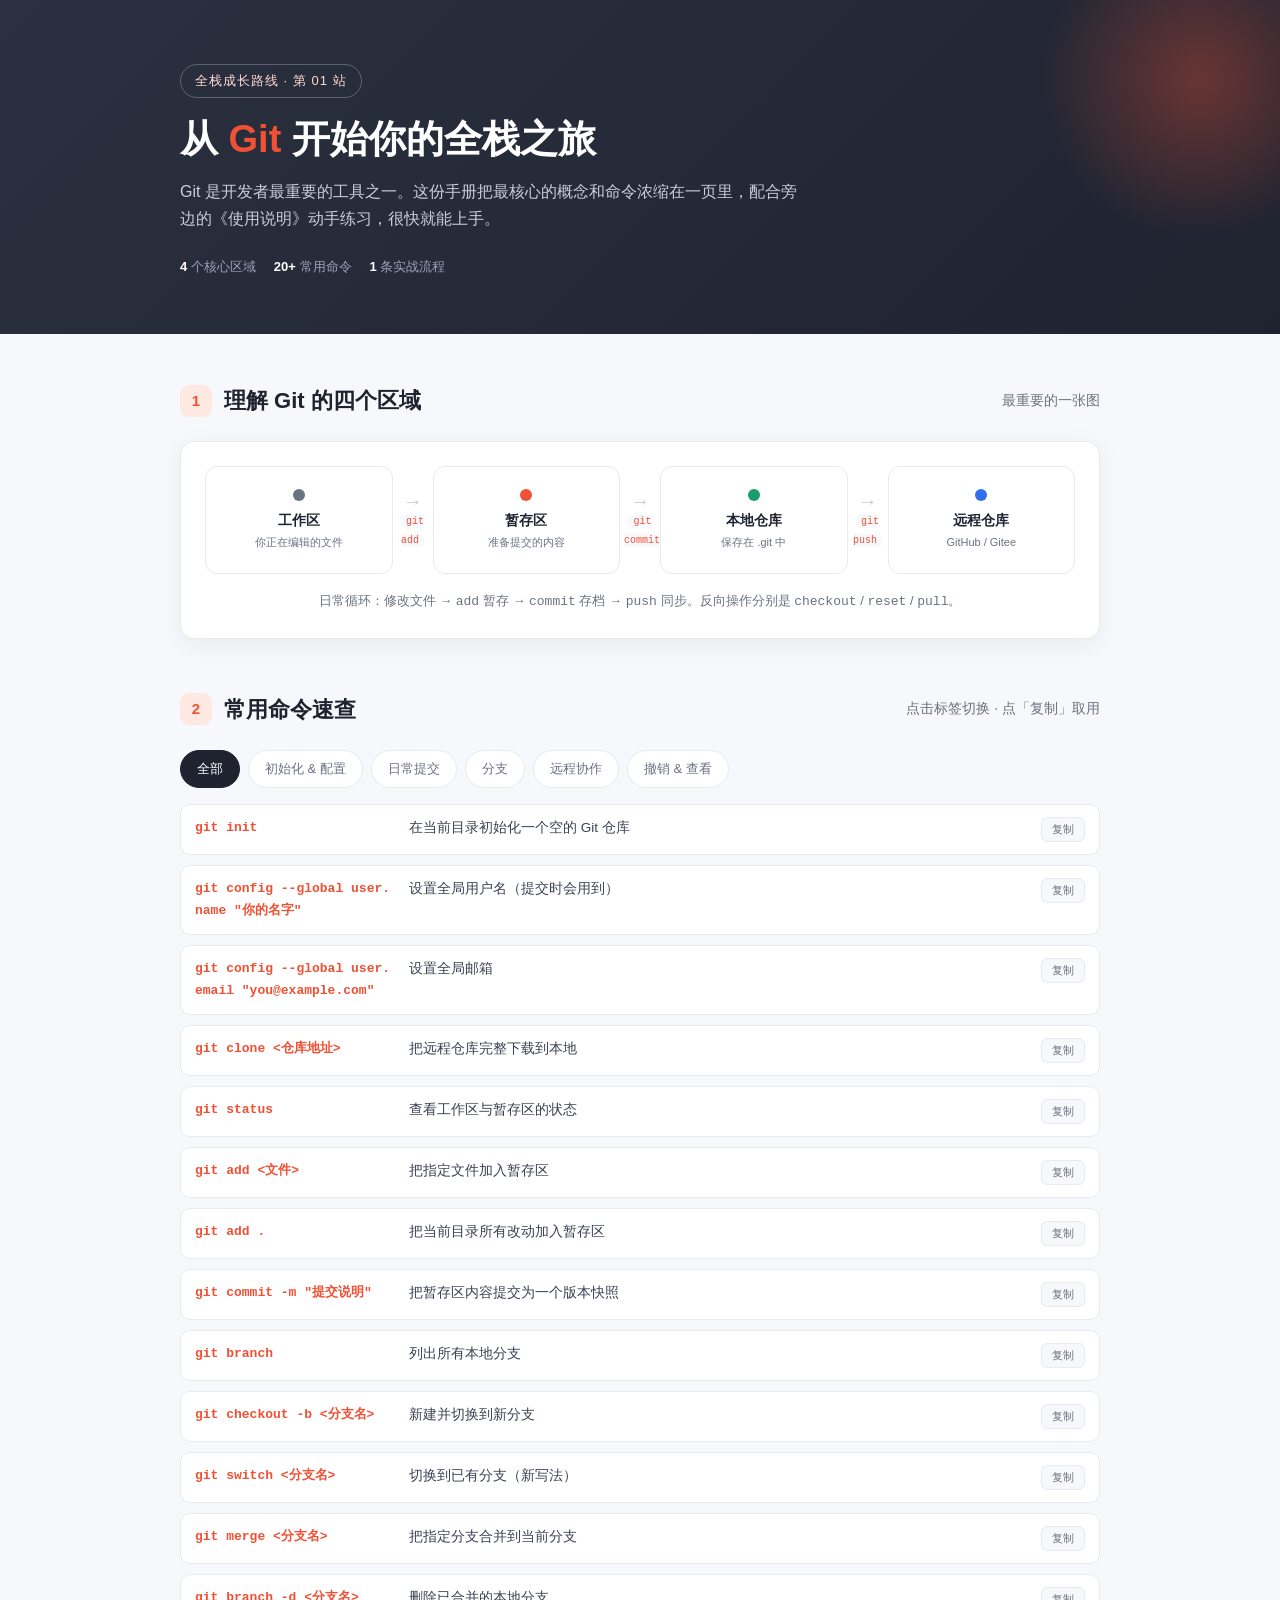
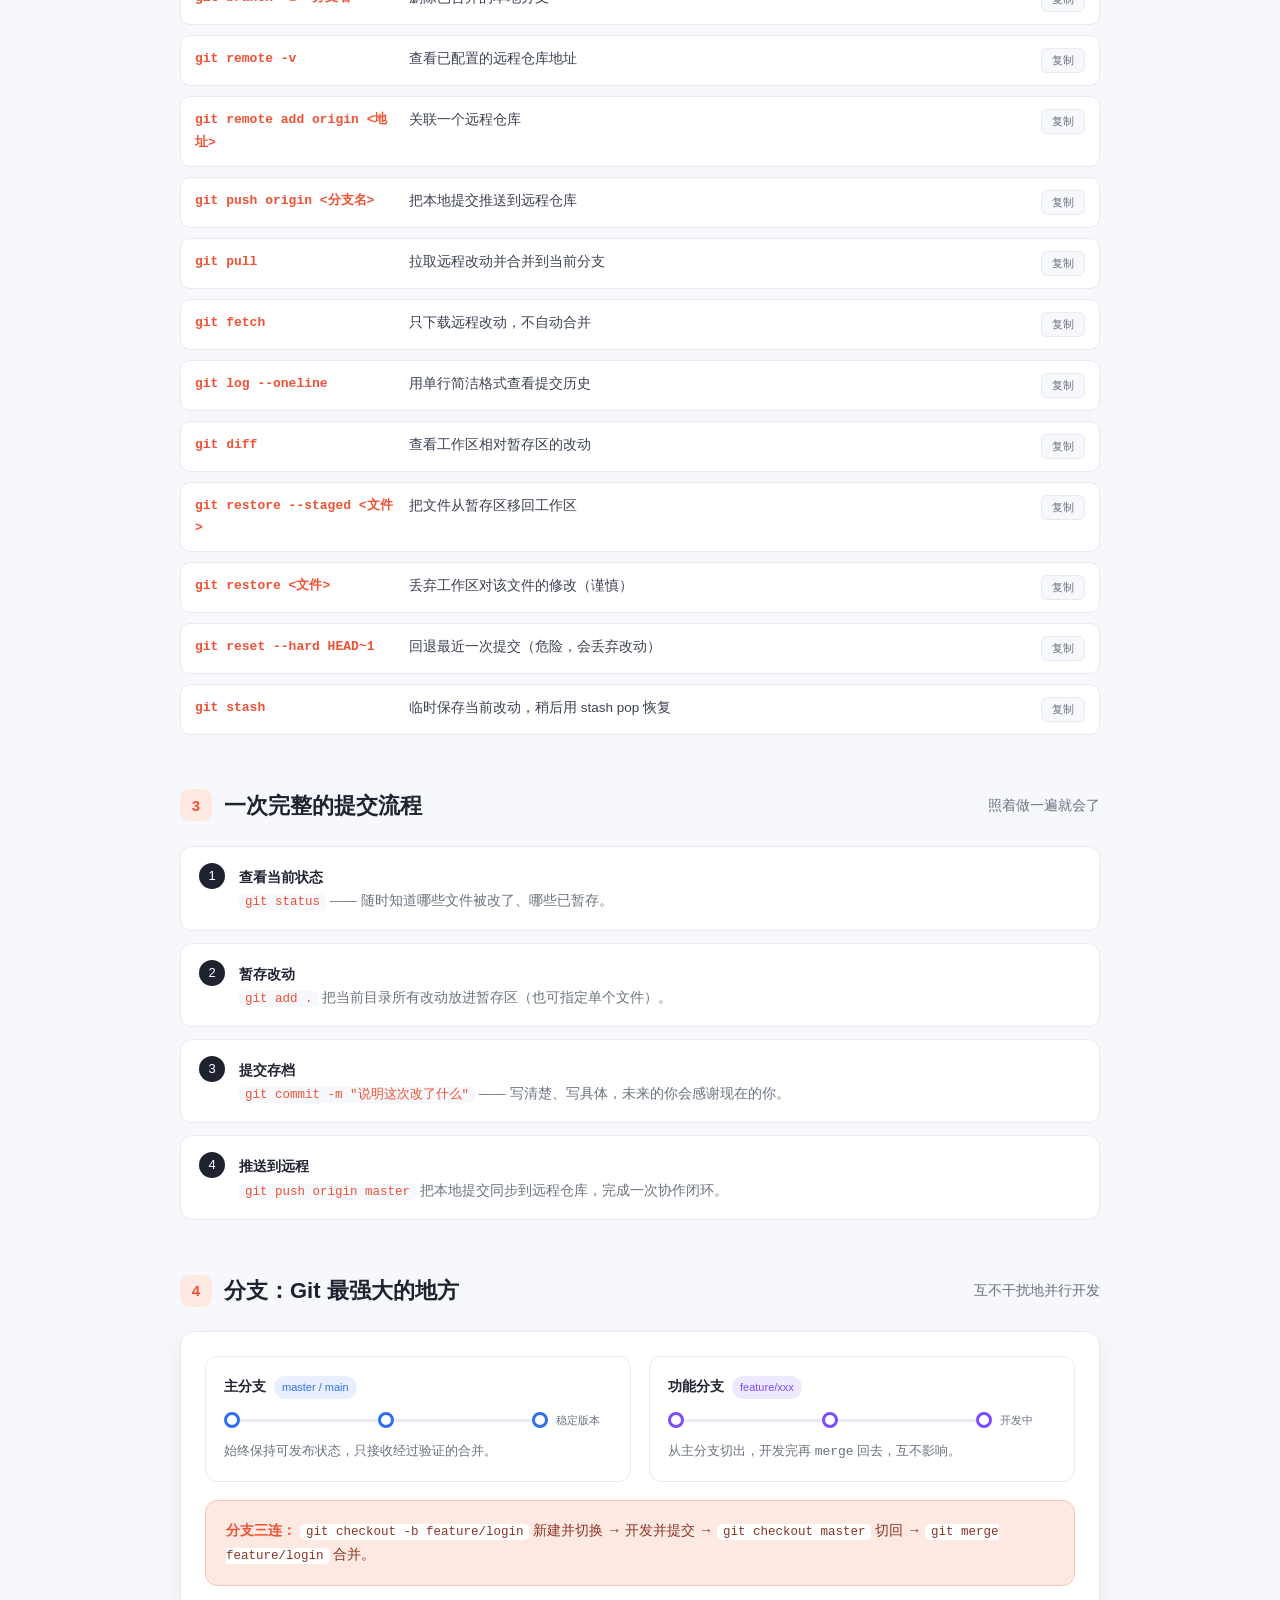
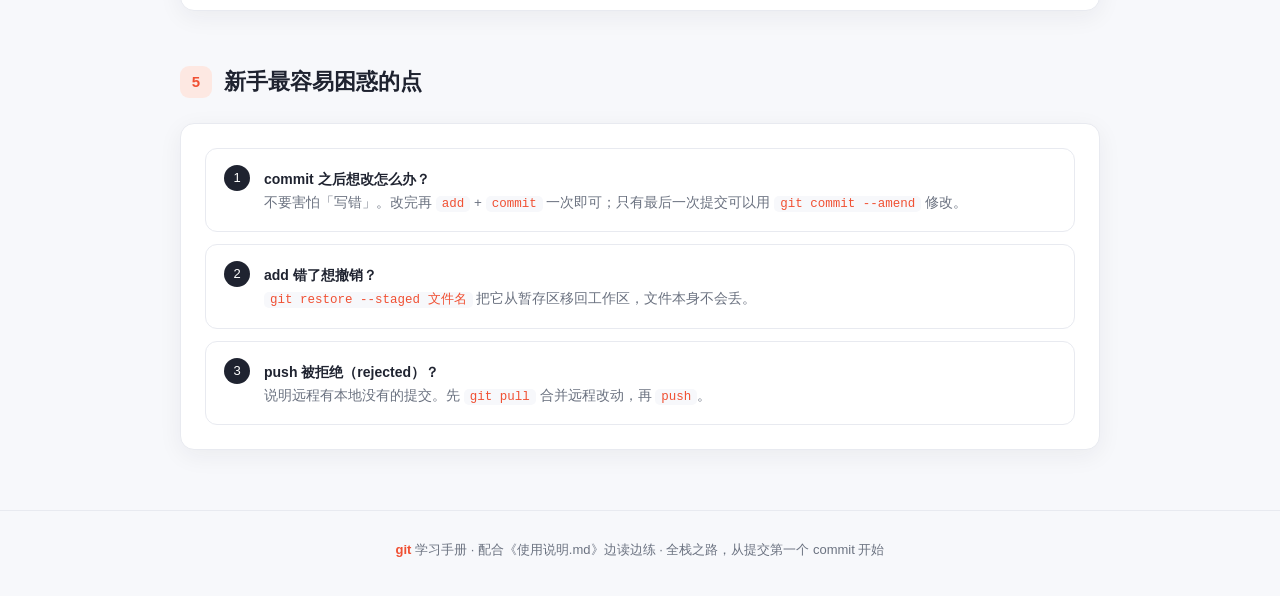
<file: index.html>
<!DOCTYPE html>
<html lang="zh-CN">
<head>
  <meta charset="UTF-8" />
  <meta name="viewport" content="width=device-width, initial-scale=1.0" />
  <title>Git 学习手册 · 全栈第一步</title>
  <!-- 结构(HTML) 与 样式(CSS) 分离：样式集中在 style.css -->
  <link rel="stylesheet" href="style.css" />
</head>
<body>

<header class="hero">
  <div class="wrap">
    <span class="badge">全栈成长路线 · 第 01 站</span>
    <h1>从 <span>Git</span> 开始你的全栈之旅</h1>
    <p>Git 是开发者最重要的工具之一。这份手册把最核心的概念和命令浓缩在一页里，配合旁边的《使用说明》动手练习，很快就能上手。</p>
    <div class="meta">
      <span><b>4</b> 个核心区域</span>
      <span><b>20+</b> 常用命令</span>
      <span><b>1</b> 条实战流程</span>
    </div>
  </div>
</header>

<main class="wrap">

  <section>
    <div class="sec-head"><div class="num">1</div><h2>理解 Git 的四个区域</h2><span class="sub">最重要的一张图</span></div>
    <div class="card">
      <div class="flow">
        <div class="node n1"><div class="dot"></div><b>工作区</b><small>你正在编辑的文件</small></div>
        <div class="arrow"><div class="line">→</div><code>git add</code></div>
        <div class="node n2"><div class="dot"></div><b>暂存区</b><small>准备提交的内容</small></div>
        <div class="arrow"><div class="line">→</div><code>git commit</code></div>
        <div class="node n3"><div class="dot"></div><b>本地仓库</b><small>保存在 .git 中</small></div>
        <div class="arrow"><div class="line">→</div><code>git push</code></div>
        <div class="node n4"><div class="dot"></div><b>远程仓库</b><small>GitHub / Gitee</small></div>
      </div>
      <p class="flow-note">日常循环：修改文件 → <code>add</code> 暂存 → <code>commit</code> 存档 → <code>push</code> 同步。反向操作分别是 <code>checkout</code> / <code>reset</code> / <code>pull</code>。</p>
    </div>
  </section>

  <section>
    <div class="sec-head"><div class="num">2</div><h2>常用命令速查</h2><span class="sub">点击标签切换 · 点「复制」取用</span></div>
    <div class="tabs" id="tabs">
      <div class="tab active" data-cat="all">全部</div>
      <div class="tab" data-cat="init">初始化 &amp; 配置</div>
      <div class="tab" data-cat="daily">日常提交</div>
      <div class="tab" data-cat="branch">分支</div>
      <div class="tab" data-cat="remote">远程协作</div>
      <div class="tab" data-cat="undo">撤销 &amp; 查看</div>
    </div>
    <div class="cmd-list" id="cmdList"></div>
  </section>

  <section>
    <div class="sec-head"><div class="num">3</div><h2>一次完整的提交流程</h2><span class="sub">照着做一遍就会了</span></div>
    <div class="steps">
      <div class="step"><div><b>查看当前状态</b><p><code>git status</code> —— 随时知道哪些文件被改了、哪些已暂存。</p></div></div>
      <div class="step"><div><b>暂存改动</b><p><code>git add .</code> 把当前目录所有改动放进暂存区（也可指定单个文件）。</p></div></div>
      <div class="step"><div><b>提交存档</b><p><code>git commit -m "说明这次改了什么"</code> —— 写清楚、写具体，未来的你会感谢现在的你。</p></div></div>
      <div class="step"><div><b>推送到远程</b><p><code>git push origin master</code> 把本地提交同步到远程仓库，完成一次协作闭环。</p></div></div>
    </div>
  </section>

  <section>
    <div class="sec-head"><div class="num">4</div><h2>分支：Git 最强大的地方</h2><span class="sub">互不干扰地并行开发</span></div>
    <div class="card">
      <div class="branch-box">
        <div class="branch-card">
          <h4>主分支 <span class="tag main">master / main</span></h4>
          <div class="track"><div class="c"></div><div class="bar"></div><div class="c"></div><div class="bar"></div><div class="c"></div><div class="lbl">稳定版本</div></div>
          <p>始终保持可发布状态，只接收经过验证的合并。</p>
        </div>
        <div class="branch-card">
          <h4>功能分支 <span class="tag feat">feature/xxx</span></h4>
          <div class="track feat"><div class="c"></div><div class="bar"></div><div class="c"></div><div class="bar"></div><div class="c"></div><div class="lbl">开发中</div></div>
          <p>从主分支切出，开发完再 <code>merge</code> 回去，互不影响。</p>
        </div>
      </div>
      <div class="callout callout-spacing">
        <b>分支三连：</b> <code>git checkout -b feature/login</code> 新建并切换 → 开发并提交 → <code>git checkout master</code> 切回 → <code>git merge feature/login</code> 合并。
      </div>
    </div>
  </section>

  <section>
    <div class="sec-head"><div class="num">5</div><h2>新手最容易困惑的点</h2></div>
    <div class="card">
      <div class="steps">
        <div class="step"><div><b>commit 之后想改怎么办？</b><p>不要害怕「写错」。改完再 <code>add</code> + <code>commit</code> 一次即可；只有最后一次提交可以用 <code>git commit --amend</code> 修改。</p></div></div>
        <div class="step"><div><b>add 错了想撤销？</b><p><code>git restore --staged 文件名</code> 把它从暂存区移回工作区，文件本身不会丢。</p></div></div>
        <div class="step"><div><b>push 被拒绝（rejected）？</b><p>说明远程有本地没有的提交。先 <code>git pull</code> 合并远程改动，再 <code>push</code>。</p></div></div>
      </div>
    </div>
  </section>

</main>

<footer>
  <span class="git-mark">git</span> 学习手册 · 配合《使用说明.md》边读边练 · 全栈之路，从提交第一个 commit 开始
</footer>

<!-- 结构(HTML) 与 行为(JS) 分离：交互逻辑集中在 script.js，放在 body 末尾确保 DOM 已加载 -->
<script src="script.js"></script>
</body>
</html>
</file>
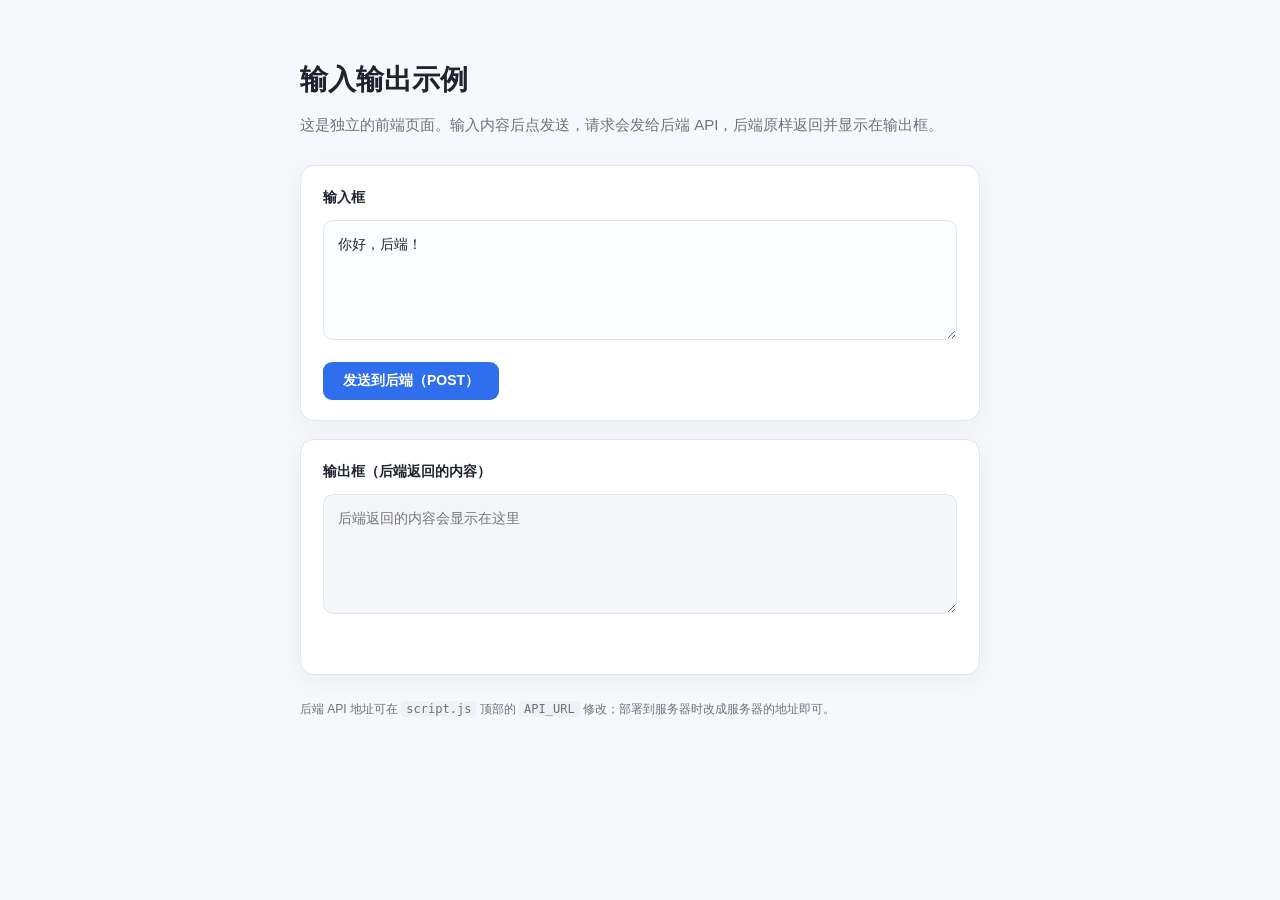
<file: frontend/index.html>
<!DOCTYPE html>
<html lang="zh-CN">
<head>
  <meta charset="UTF-8" />
  <meta name="viewport" content="width=device-width, initial-scale=1.0" />
  <title>输入输出示例 · 前端</title>
  <link rel="stylesheet" href="style.css" />
</head>
<body>
  <main class="wrap">
    <h1>输入输出示例</h1>
    <p class="lead">这是独立的前端页面。输入内容后点发送，请求会发给后端 API，后端原样返回并显示在输出框。</p>

    <!-- 输入框面板：带飞入动画 -->
    <section class="panel panel--input">
      <label for="inputBox">输入框</label>
      <textarea id="inputBox" placeholder="在这里输入内容，例如：你好，后端！">你好，后端！</textarea>
      <button id="sendBtn">发送到后端（POST）</button>
    </section>

    <!-- 输出框面板：稍微延后飞入 -->
    <section class="panel panel--output">
      <label for="outputBox">输出框（后端返回的内容）</label>
      <textarea id="outputBox" readonly placeholder="后端返回的内容会显示在这里"></textarea>
      <p id="status" class="status"></p>
    </section>

    <p class="hint">后端 API 地址可在 <code>script.js</code> 顶部的 <code>API_URL</code> 修改；部署到服务器时改成服务器的地址即可。</p>
  </main>

  <script src="script.js"></script>
</body>
</html>
</file>
<file: style.css>
/* ============================================
   Git 学习手册 · 样式表
   只负责"长什么样"，不含任何 HTML 结构或交互逻辑
   ============================================ */

:root {
  --git-orange: #f05033;
  --git-orange-soft: #fde8e2;
  --ink: #1f2330;
  --muted: #6b7280;
  --line: #e8eaf0;
  --bg: #f7f8fb;
  --card: #ffffff;
  --blue: #2f6fed;
  --blue-soft: #e8f0ff;
  --green: #1a9d6b;
  --green-soft: #e3f6ee;
  --purple: #7c4dff;
  --purple-soft: #efe9ff;
  --shadow: 0 6px 24px rgba(31, 35, 48, .06);
}
* { box-sizing: border-box; margin: 0; padding: 0; }
body {
  font-family: -apple-system, BlinkMacSystemFont, "Segoe UI", "PingFang SC", "Microsoft YaHei", sans-serif;
  background: var(--bg);
  color: var(--ink);
  line-height: 1.7;
  -webkit-font-smoothing: antialiased;
}
.wrap { max-width: 960px; margin: 0 auto; padding: 0 20px; }

/* Hero */
header.hero {
  background: linear-gradient(135deg, #2b3040 0%, #1f2330 100%);
  color: #fff;
  padding: 64px 0 56px;
  position: relative;
  overflow: hidden;
}
header.hero::after {
  content: "";
  position: absolute; right: -80px; top: -80px;
  width: 320px; height: 320px; border-radius: 50%;
  background: radial-gradient(circle, rgba(240,80,51,.35), transparent 70%);
}
.hero .badge {
  display: inline-block; font-size: 13px; letter-spacing: 1px;
  padding: 5px 14px; border: 1px solid rgba(255,255,255,.25);
  border-radius: 999px; margin-bottom: 18px; color: #ffd9d0;
}
.hero h1 { font-size: 38px; line-height: 1.25; margin-bottom: 14px; }
.hero h1 span { color: var(--git-orange); }
.hero p { color: #c9cede; font-size: 16px; max-width: 620px; }
.hero .meta { margin-top: 24px; display: flex; gap: 18px; flex-wrap: wrap; font-size: 13px; color: #9aa2b8; }
.hero .meta b { color: #fff; font-weight: 600; }

/* Sections */
section { padding: 48px 0 4px; }
.sec-head { display: flex; align-items: center; gap: 12px; margin-bottom: 22px; }
.sec-head .num {
  width: 32px; height: 32px; border-radius: 9px; flex: none;
  background: var(--git-orange-soft); color: var(--git-orange);
  display: grid; place-items: center; font-weight: 700; font-size: 15px;
}
.sec-head h2 { font-size: 22px; }
.sec-head .sub { color: var(--muted); font-size: 14px; margin-left: auto; }

.card {
  background: var(--card); border: 1px solid var(--line);
  border-radius: 14px; padding: 24px; box-shadow: var(--shadow);
}

/* Flow diagram */
.flow { display: grid; grid-template-columns: 1fr 32px 1fr 32px 1fr 32px 1fr; align-items: center; gap: 4px; }
.node {
  background: #fff; border: 1px solid var(--line); border-radius: 12px;
  padding: 16px 10px; text-align: center; min-height: 108px;
  display: flex; flex-direction: column; justify-content: center;
}
.node .dot { width: 12px; height: 12px; border-radius: 50%; margin: 0 auto 8px; }
.node b { font-size: 14px; display: block; }
.node small { color: var(--muted); font-size: 11px; }
.node.n1 .dot { background: var(--muted); }
.node.n2 .dot { background: var(--git-orange); }
.node.n3 .dot { background: var(--green); }
.node.n4 .dot { background: var(--blue); }
.arrow { text-align: center; color: var(--muted); font-size: 11px; }
.arrow .line { font-size: 20px; color: #c7ccd8; line-height: 1; }
.arrow code { background: var(--bg); padding: 1px 5px; border-radius: 5px; font-size: 10px; color: var(--git-orange); }
.flow-note { margin-top: 16px; font-size: 13px; color: var(--muted); text-align: center; }

/* Tabs */
.tabs { display: flex; gap: 8px; flex-wrap: wrap; margin-bottom: 16px; }
.tab {
  border: 1px solid var(--line); background: #fff; color: var(--muted);
  padding: 7px 16px; border-radius: 999px; font-size: 13px; cursor: pointer;
  transition: .18s; user-select: none;
}
.tab:hover { border-color: #cfd4e0; }
.tab.active { background: var(--ink); color: #fff; border-color: var(--ink); }

.cmd-list { display: grid; gap: 10px; }
.cmd {
  display: grid; grid-template-columns: 200px 1fr auto; gap: 14px; align-items: start;
  padding: 12px 14px; border: 1px solid var(--line); border-radius: 10px; background: #fff;
}
.cmd code {
  font-family: "SFMono-Regular", Consolas, monospace; font-size: 13px;
  color: var(--git-orange); font-weight: 600; word-break: break-all;
}
.cmd .desc { font-size: 13.5px; color: #3c4152; }
.cmd .copy {
  border: 1px solid var(--line); background: var(--bg); color: var(--muted);
  font-size: 11px; padding: 4px 10px; border-radius: 6px; cursor: pointer; transition: .15s;
}
.cmd .copy:hover { color: var(--ink); border-color: #cfd4e0; }
.cmd .copy.done { color: var(--green); border-color: var(--green); }

/* Steps */
.steps { display: grid; gap: 12px; counter-reset: s; }
.step {
  display: flex; gap: 14px; align-items: flex-start; background: #fff;
  border: 1px solid var(--line); border-radius: 12px; padding: 16px 18px;
}
.step::before {
  counter-increment: s; content: counter(s);
  width: 26px; height: 26px; border-radius: 50%; flex: none;
  background: var(--ink); color: #fff; display: grid; place-items: center; font-size: 13px;
}
.step b { font-size: 14px; }
.step p { font-size: 13.5px; color: var(--muted); }
.step code { background: var(--bg); padding: 1px 6px; border-radius: 5px; font-size: 12.5px; color: var(--git-orange); }

/* Branch visual */
.branch-box { display: grid; grid-template-columns: 1fr 1fr; gap: 18px; }
.branch-card { border: 1px solid var(--line); border-radius: 12px; padding: 18px; background: #fff; }
.branch-card h4 { font-size: 14px; margin-bottom: 12px; display: flex; align-items: center; gap: 8px; }
.branch-card h4 .tag { font-size: 11px; padding: 2px 8px; border-radius: 999px; font-weight: 500; }
.tag.main { background: var(--blue-soft); color: var(--blue); }
.tag.feat { background: var(--purple-soft); color: var(--purple); }
.track { display: flex; align-items: center; gap: 0; margin: 8px 0; }
.track .c { width: 16px; height: 16px; border-radius: 50%; border: 3px solid var(--blue); background: #fff; }
.track.feat .c { border-color: var(--purple); }
.track .bar { height: 3px; flex: 1; background: var(--line); }
.track .lbl { font-size: 11px; color: var(--muted); margin-left: 8px; min-width: 56px; }
.branch-card p { font-size: 13px; color: var(--muted); margin-top: 10px; }

/* Callout */
.callout {
  background: var(--git-orange-soft); border: 1px solid #f7c9bd; border-radius: 12px;
  padding: 18px 20px; font-size: 14px; color: #8a3524;
}
.callout b { color: var(--git-orange); }
.callout code { background: #fff; padding: 1px 6px; border-radius: 5px; font-size: 12.5px; }
.callout-spacing { margin-top: 18px; }

footer { margin-top: 56px; padding: 28px 0 40px; text-align: center; color: var(--muted); font-size: 13px; border-top: 1px solid var(--line); }
footer .git-mark { color: var(--git-orange); font-weight: 700; }

/* Responsive */
@media (max-width: 720px) {
  .hero h1 { font-size: 28px; }
  .flow { grid-template-columns: 1fr; }
  .arrow { transform: rotate(90deg); padding: 4px 0; }
  .cmd { grid-template-columns: 1fr; gap: 6px; }
  .cmd .copy { justify-self: start; }
  .branch-box { grid-template-columns: 1fr; }
  .sec-head .sub { display: none; }
}
</file>
<file: frontend/style.css>
/* 输入输出示例 · 样式（浅色主题） */
:root {
  --ink: #1f2330;
  --muted: #6b7280;
  --line: #e2e6ee;
  --bg: #f7f8fb;
  --card: #ffffff;
  --blue: #2f6fed;
}
* { box-sizing: border-box; margin: 0; padding: 0; }
body {
  font-family: -apple-system, BlinkMacSystemFont, "Segoe UI", "PingFang SC", "Microsoft YaHei", sans-serif;
  background: var(--bg);
  color: var(--ink);
  line-height: 1.7;
  -webkit-font-smoothing: antialiased;
  overflow-x: hidden;
}
.wrap { max-width: 720px; margin: 56px auto; padding: 0 20px; }
h1 { font-size: 28px; margin-bottom: 8px; }
.lead { color: var(--muted); font-size: 15px; margin-bottom: 28px; }

/* ===== 飞入动画 ===== */
/* 从左侧飞入并淡入，用贝塞尔曲线做轻微回弹感 */
@keyframes flyInLeft {
  from { opacity: 0; transform: translateX(-120px) scale(0.96); }
  to   { opacity: 1; transform: translateX(0) scale(1); }
}
.panel--input {
  animation: flyInLeft .75s cubic-bezier(.22, 1.2, .36, 1) both;
}
/* 输出框延后一点飞入，形成先后节奏 */
.panel--output {
  animation: flyInLeft .75s cubic-bezier(.22, 1.2, .36, 1) .2s both;
}
/* 尊重系统“减少动态效果”设置 */
@media (prefers-reduced-motion: reduce) {
  .panel--input, .panel--output { animation: none; }
}

.panel {
  background: var(--card);
  border: 1px solid var(--line);
  border-radius: 14px;
  padding: 20px 22px;
  margin-bottom: 18px;
  box-shadow: 0 6px 24px rgba(31, 35, 48, .05);
}
label { display: block; font-size: 14px; font-weight: 600; margin-bottom: 10px; }
textarea {
  width: 100%;
  min-height: 120px;
  padding: 12px 14px;
  font-size: 14px;
  font-family: inherit;
  line-height: 1.6;
  color: var(--ink);
  border: 1px solid var(--line);
  border-radius: 10px;
  background: #fcfdff;
  resize: vertical;
  outline: none;
  transition: border-color .15s;
}
textarea:focus { border-color: var(--blue); }
textarea[readonly] { background: #f4f6fa; color: #374151; }

button {
  margin-top: 14px;
  padding: 10px 20px;
  font-size: 14px;
  font-weight: 600;
  color: #fff;
  background: var(--blue);
  border: none;
  border-radius: 9px;
  cursor: pointer;
  transition: background .15s;
}
button:hover { background: #255fd6; }
button:disabled { background: #9db6ea; cursor: not-allowed; }

.status { margin-top: 12px; font-size: 13px; color: var(--muted); min-height: 20px; }
.hint { margin-top: 24px; font-size: 12px; color: var(--muted); }
.hint code { background: #eef1f6; padding: 1px 5px; border-radius: 4px; }
</file>
